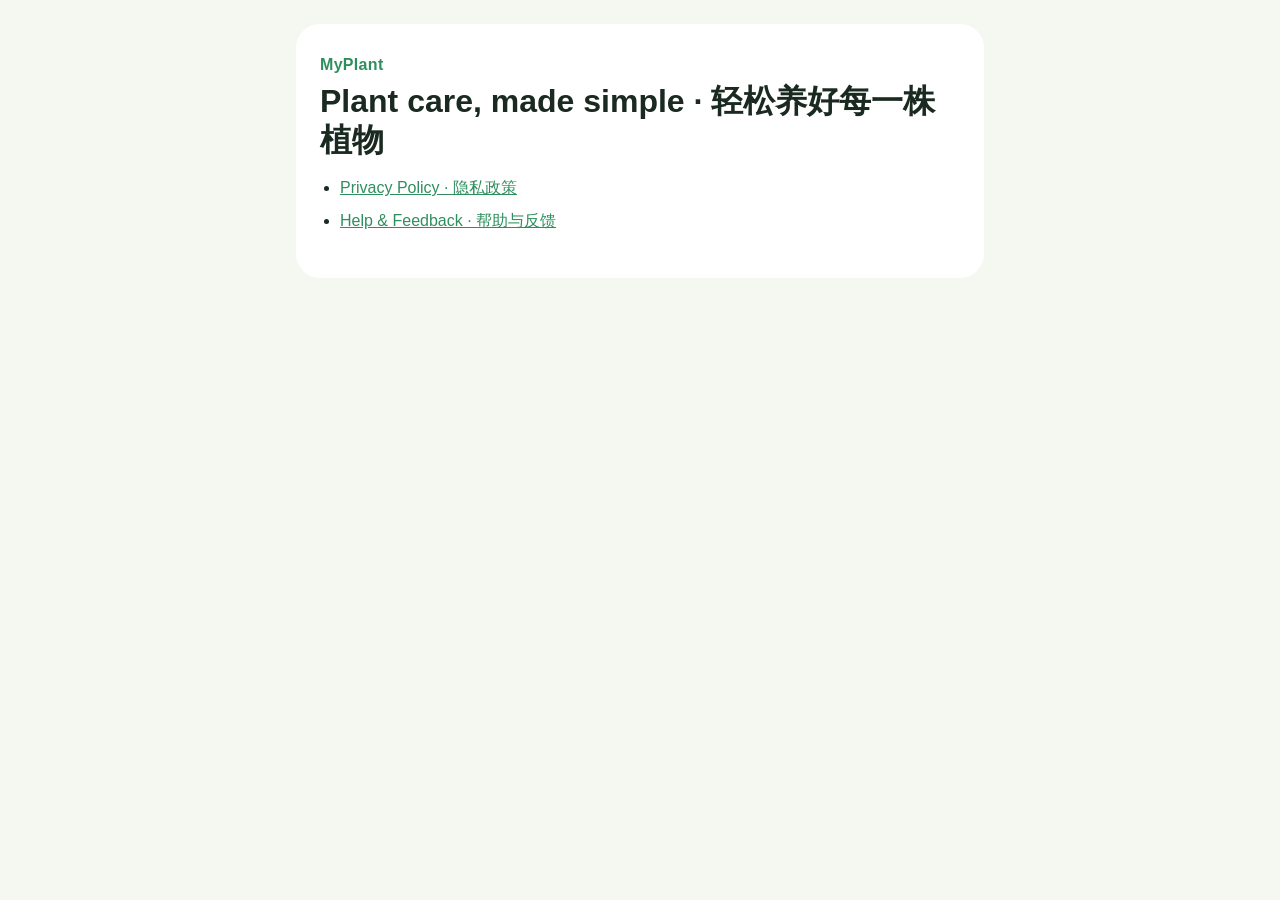
<file: index.html>
<!doctype html>
<html lang="en">
<head>
<meta charset="utf-8">
<meta name="viewport" content="width=device-width, initial-scale=1">
<title>MyPlant</title>
<link rel="stylesheet" href="style.css">
</head>
<body>
<main>
  <article>
    <p class="eyebrow">MyPlant</p>
    <h1>Plant care, made simple · 轻松养好每一株植物</h1>
    <ul>
      <li><a href="privacy.html">Privacy Policy · 隐私政策</a></li>
      <li><a href="support.html">Help &amp; Feedback · 帮助与反馈</a></li>
    </ul>
  </article>
</main>
</body>
</html>
</file>
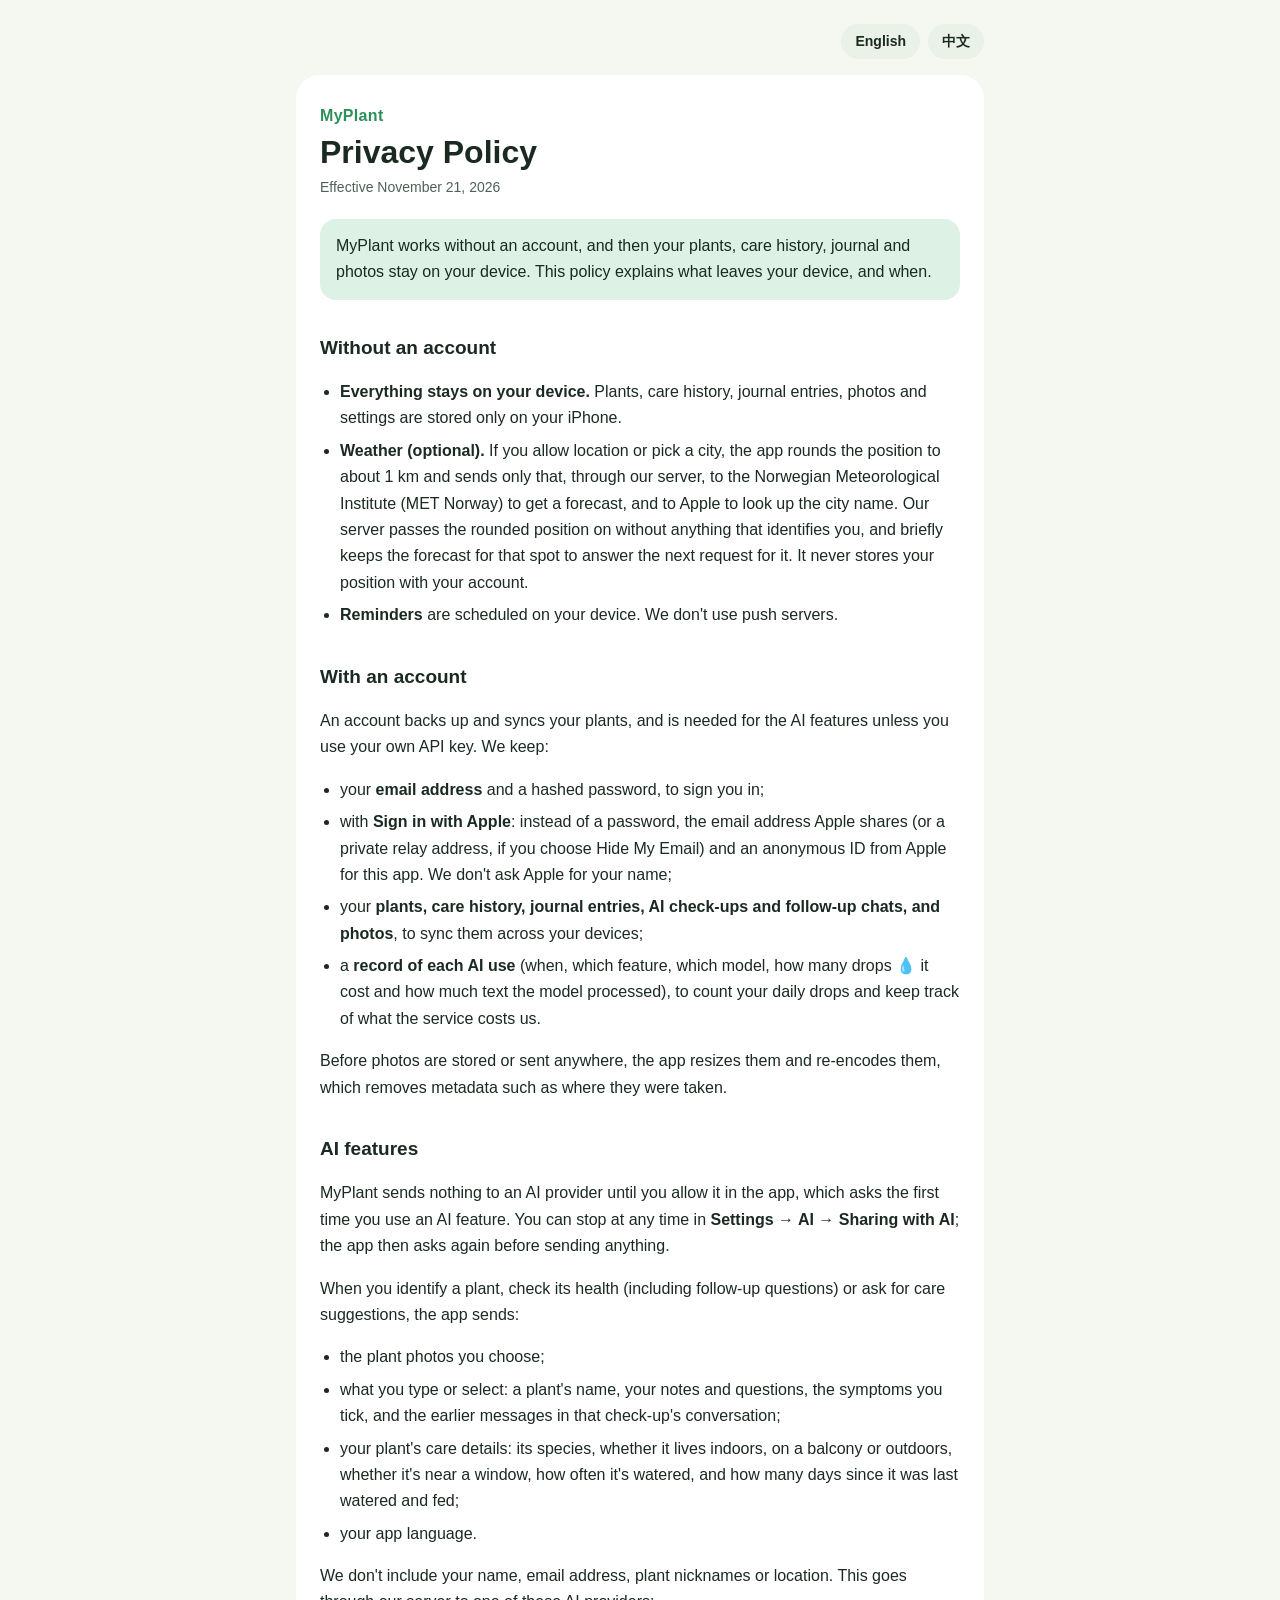
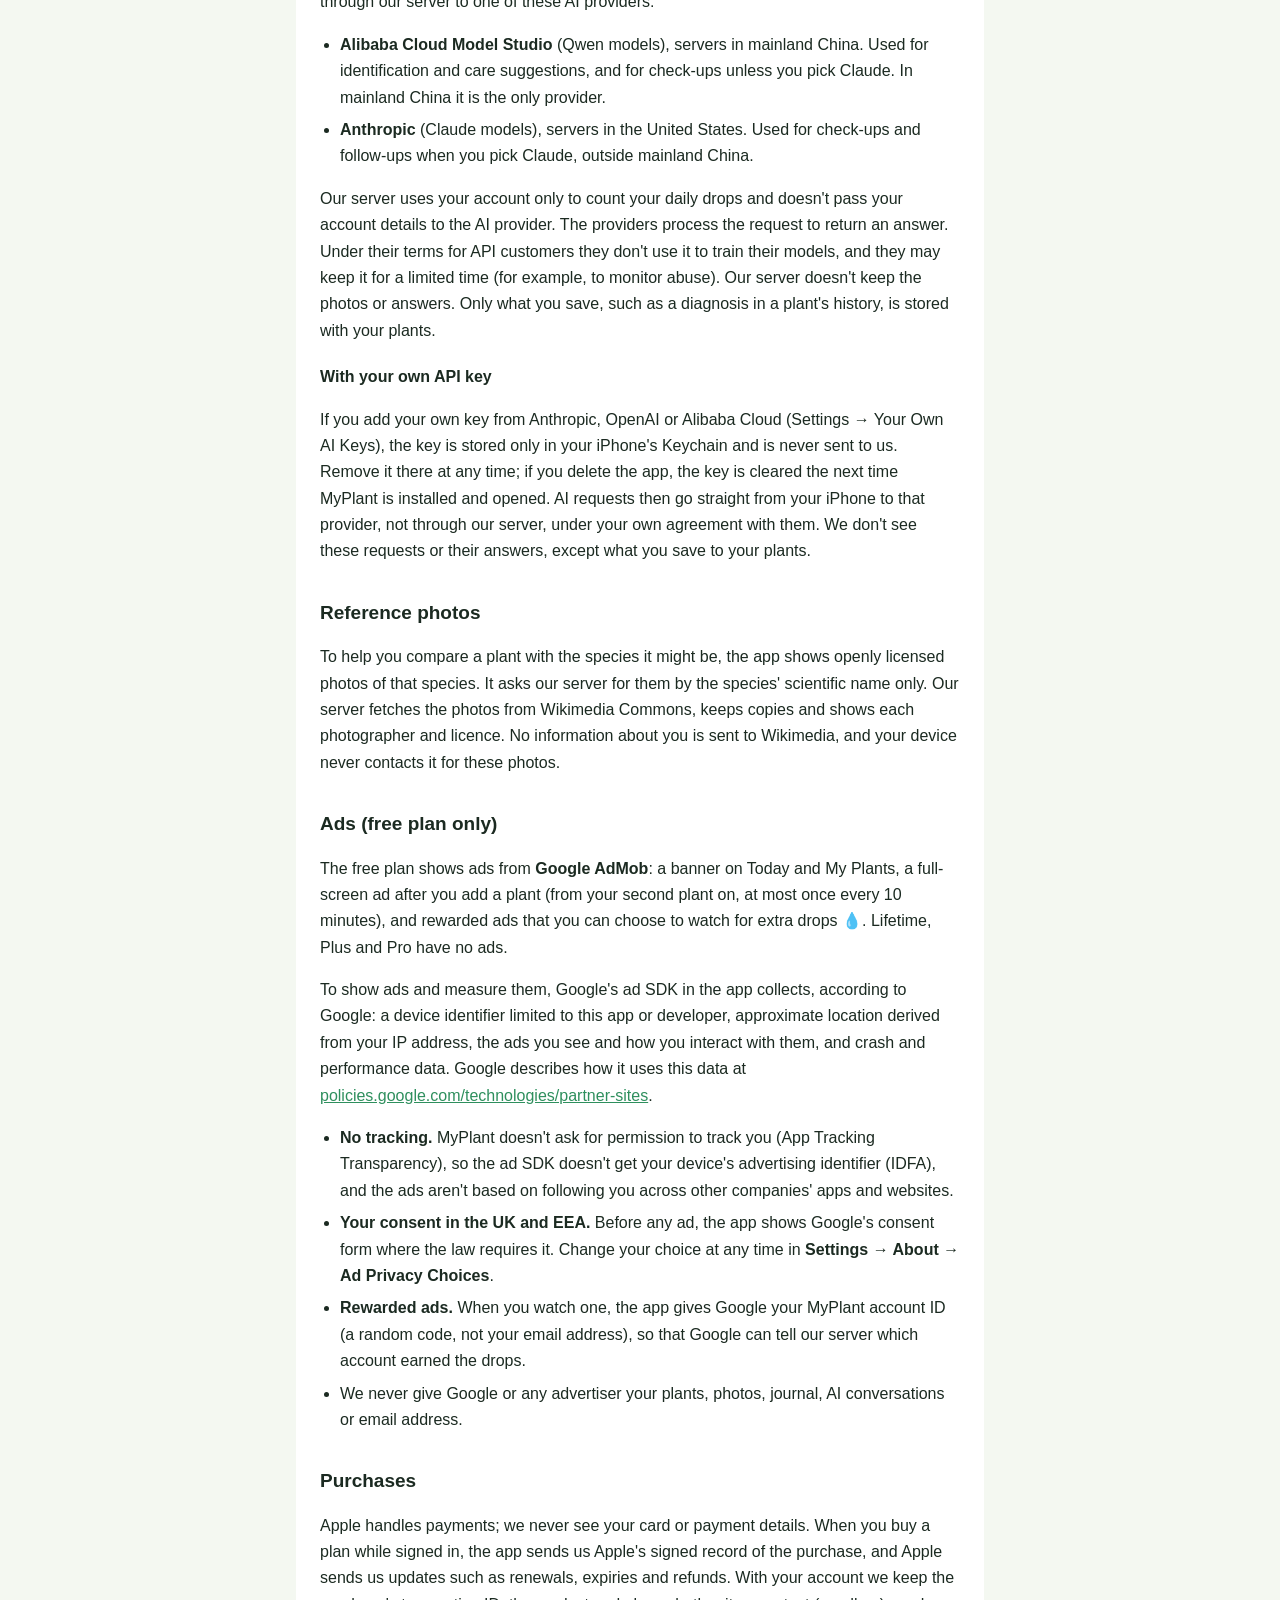
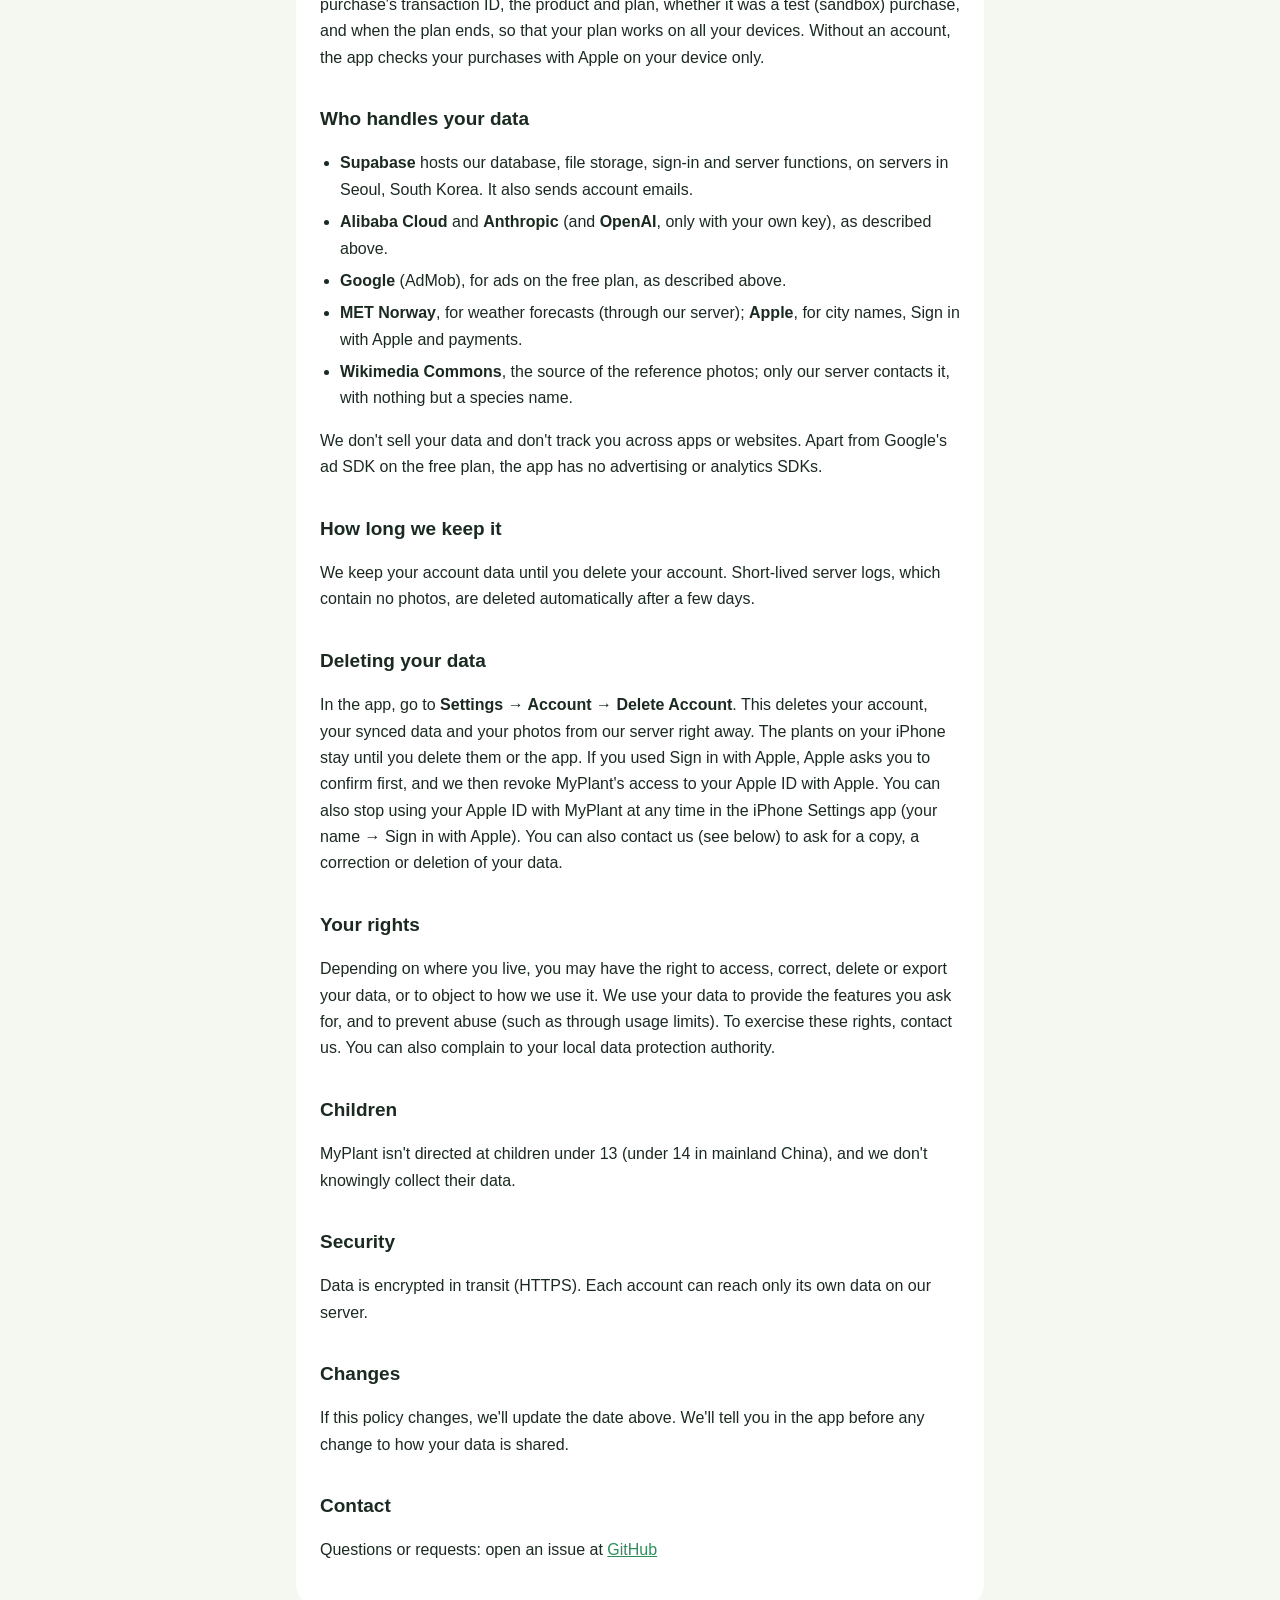
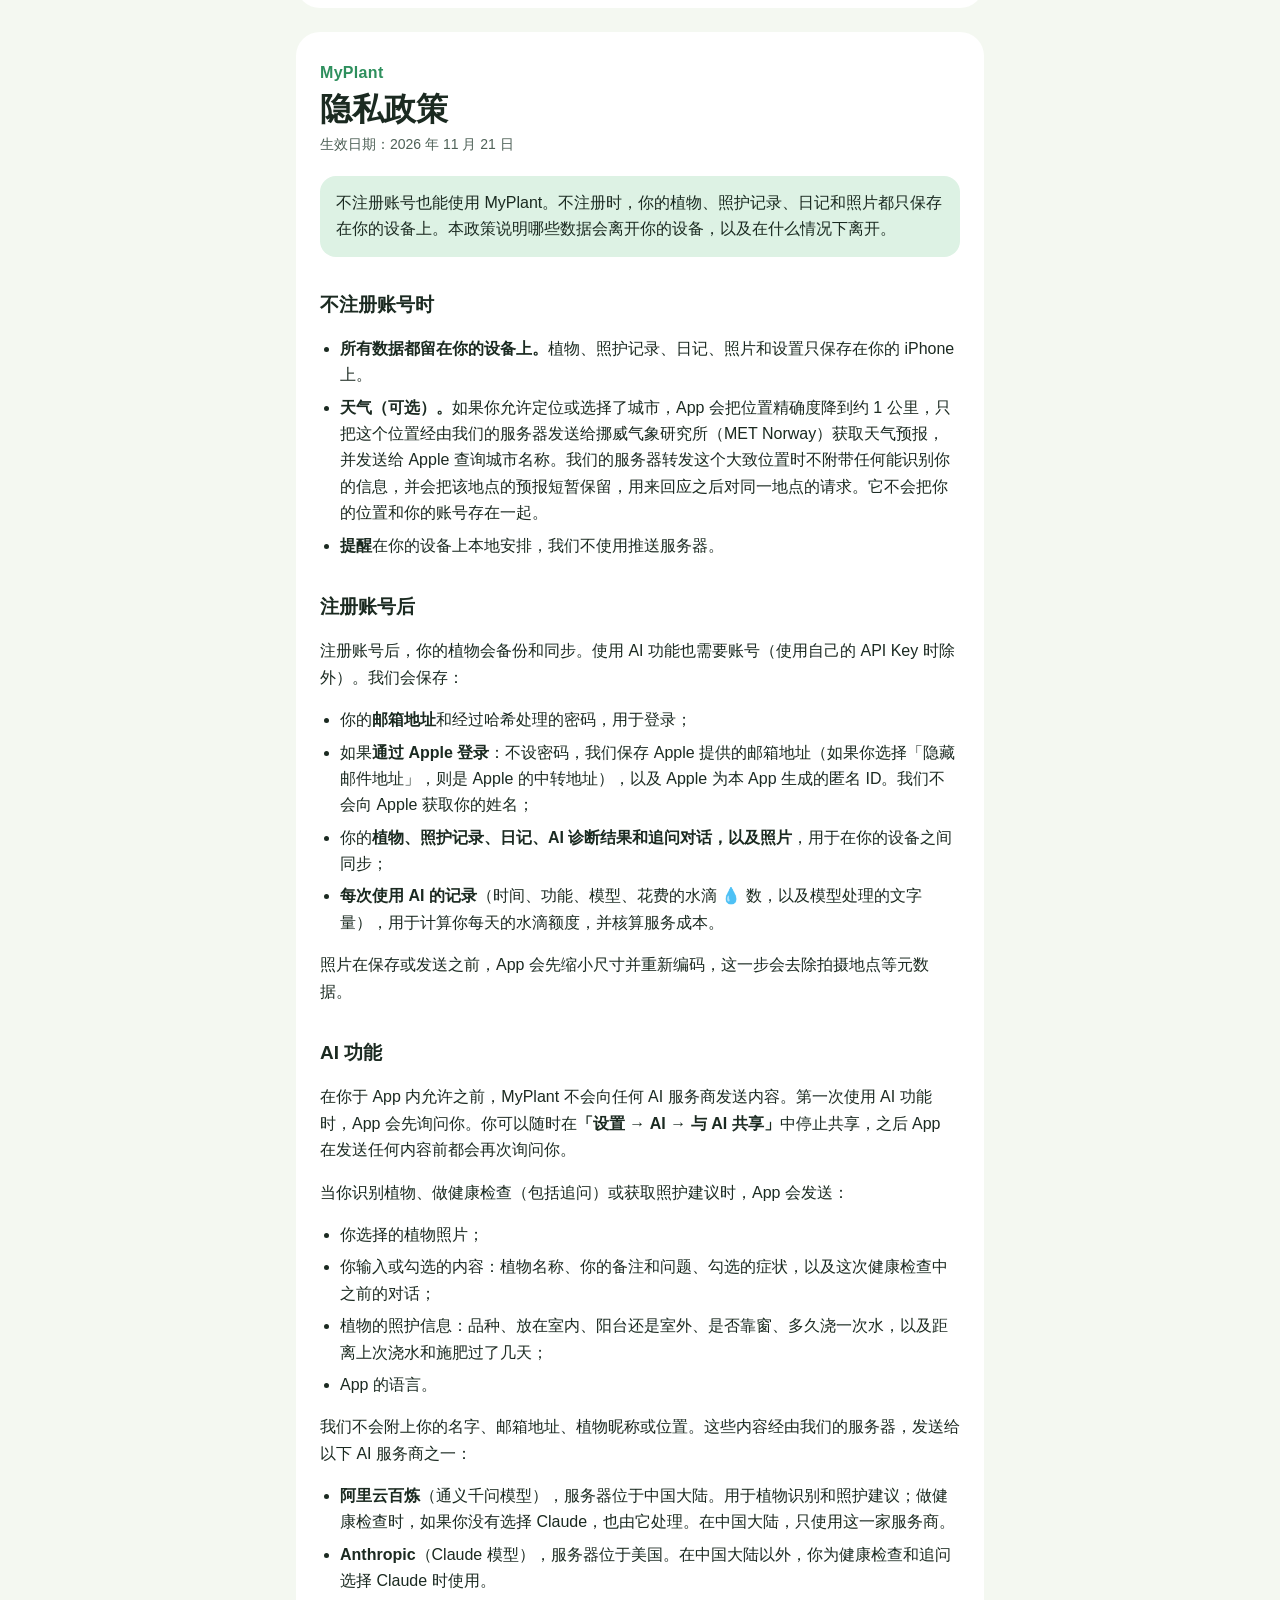
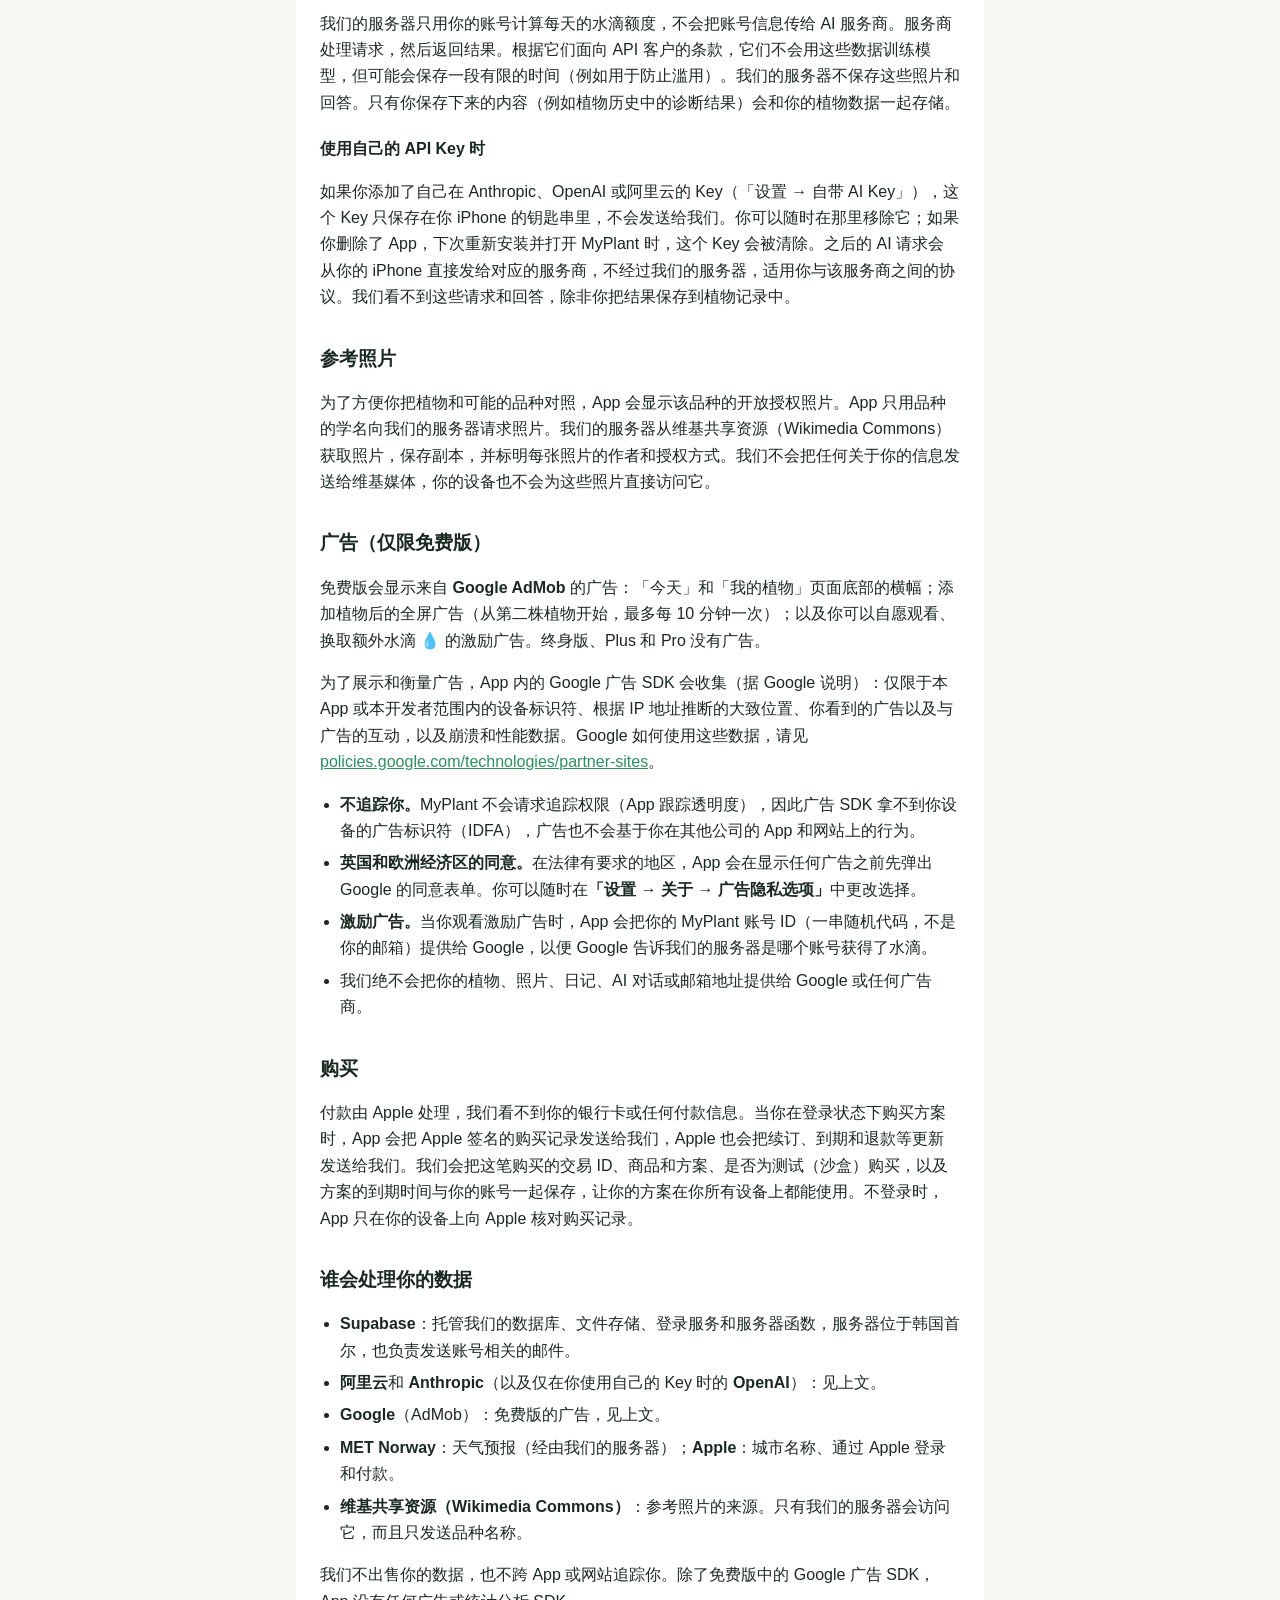
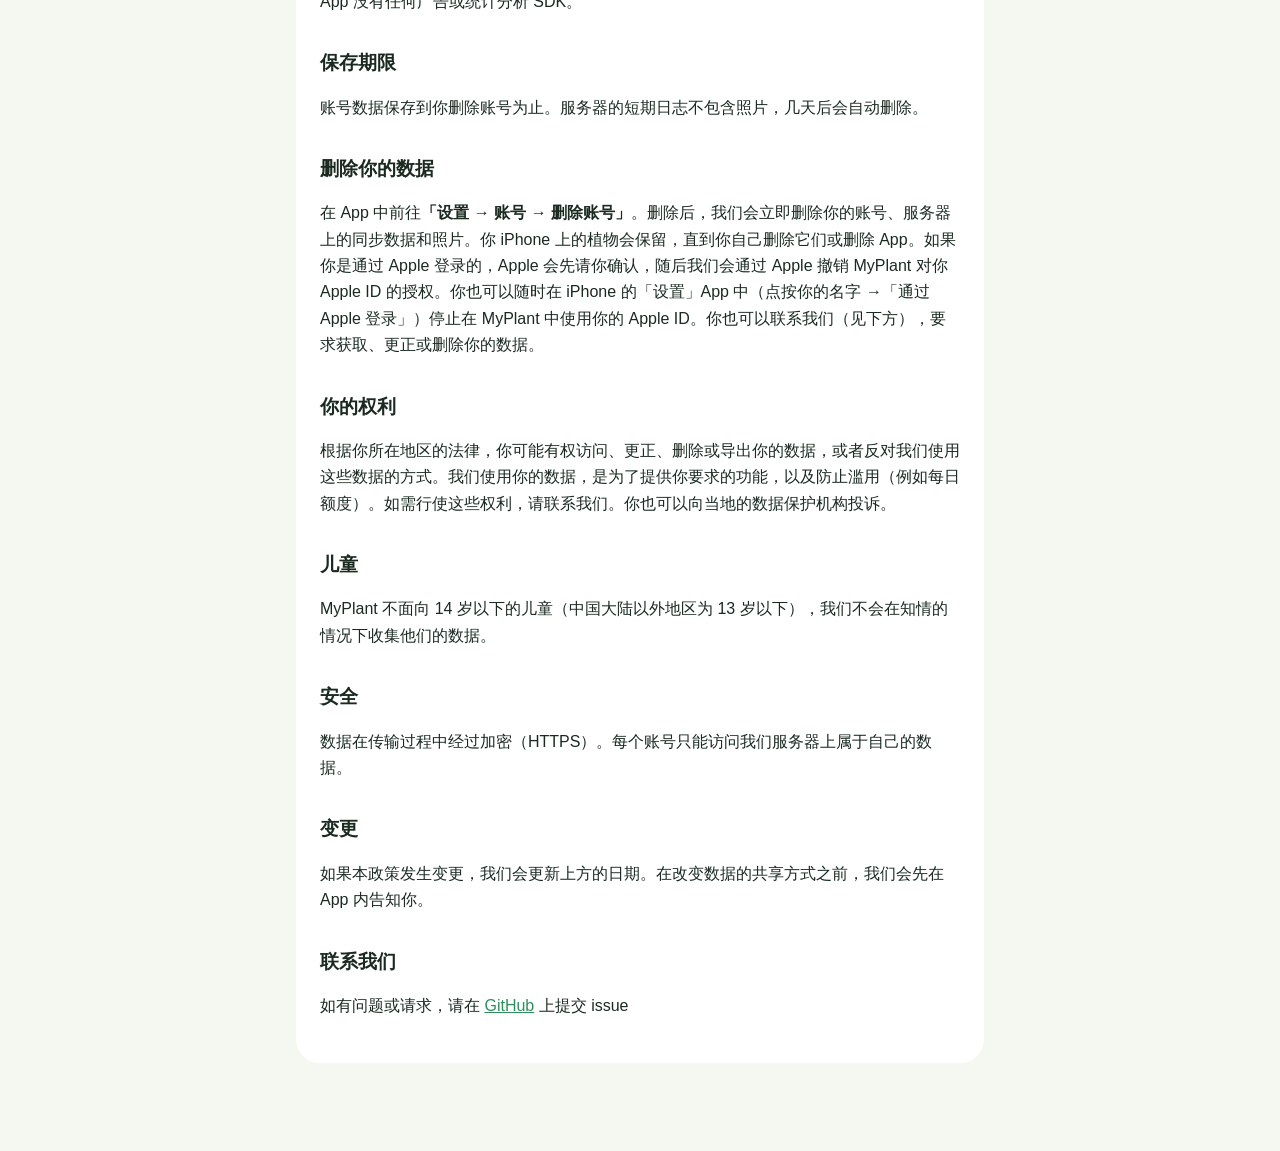
<file: privacy.html>
<!doctype html>
<html lang="en">
<head>
<meta charset="utf-8">
<meta name="viewport" content="width=device-width, initial-scale=1">
<title>MyPlant Privacy Policy</title>
<meta name="description" content="How MyPlant handles your data. MyPlant 如何处理你的数据。">
<link rel="stylesheet" href="style.css">
</head>
<body>
<!-- Keep in step with ios/MyPlant/Resources/PrivacyInfo.xcprivacy and the App Privacy label. -->
<main>
  <nav class="lang"><a href="#en">English</a><a href="#zh">中文</a></nav>

  <article id="en" lang="en">
    <p class="eyebrow">MyPlant</p>
    <h1>Privacy Policy</h1>
    <p class="meta">Effective November 21, 2026</p>

    <p class="lead">MyPlant works without an account, and then your plants, care history, journal and photos stay on your device. This policy explains what leaves your device, and when.</p>

    <h2>Without an account</h2>
    <ul>
      <li><strong>Everything stays on your device.</strong> Plants, care history, journal entries, photos and settings are stored only on your iPhone.</li>
      <li><strong>Weather (optional).</strong> If you allow location or pick a city, the app rounds the position to about 1&nbsp;km and sends only that, through our server, to the Norwegian Meteorological Institute (MET Norway) to get a forecast, and to Apple to look up the city name. Our server passes the rounded position on without anything that identifies you, and briefly keeps the forecast for that spot to answer the next request for it. It never stores your position with your account.</li>
      <li><strong>Reminders</strong> are scheduled on your device. We don't use push servers.</li>
    </ul>

    <h2>With an account</h2>
    <p>An account backs up and syncs your plants, and is needed for the AI features unless you use your own API key. We keep:</p>
    <ul>
      <li>your <strong>email address</strong> and a hashed password, to sign you in;</li>
      <li>with <strong>Sign in with Apple</strong>: instead of a password, the email address Apple shares (or a private relay address, if you choose Hide My Email) and an anonymous ID from Apple for this app. We don't ask Apple for your name;</li>
      <li>your <strong>plants, care history, journal entries, AI check-ups and follow-up chats, and photos</strong>, to sync them across your devices;</li>
      <li>a <strong>record of each AI use</strong> (when, which feature, which model, how many drops 💧 it cost and how much text the model processed), to count your daily drops and keep track of what the service costs us.</li>
    </ul>
    <p>Before photos are stored or sent anywhere, the app resizes them and re-encodes them, which removes metadata such as where they were taken.</p>

    <h2>AI features</h2>
    <p>MyPlant sends nothing to an AI provider until you allow it in the app, which asks the first time you use an AI feature. You can stop at any time in <strong>Settings → AI → Sharing with AI</strong>; the app then asks again before sending anything.</p>
    <p>When you identify a plant, check its health (including follow-up questions) or ask for care suggestions, the app sends:</p>
    <ul>
      <li>the plant photos you choose;</li>
      <li>what you type or select: a plant's name, your notes and questions, the symptoms you tick, and the earlier messages in that check-up's conversation;</li>
      <li>your plant's care details: its species, whether it lives indoors, on a balcony or outdoors, whether it's near a window, how often it's watered, and how many days since it was last watered and fed;</li>
      <li>your app language.</li>
    </ul>
    <p>We don't include your name, email address, plant nicknames or location. This goes through our server to one of these AI providers:</p>
    <ul>
      <li><strong>Alibaba Cloud Model Studio</strong> (Qwen models), servers in mainland China. Used for identification and care suggestions, and for check-ups unless you pick Claude. In mainland China it is the only provider.</li>
      <li><strong>Anthropic</strong> (Claude models), servers in the United States. Used for check-ups and follow-ups when you pick Claude, outside mainland China.</li>
    </ul>
    <p>Our server uses your account only to count your daily drops and doesn't pass your account details to the AI provider. The providers process the request to return an answer. Under their terms for API customers they don't use it to train their models, and they may keep it for a limited time (for example, to monitor abuse). Our server doesn't keep the photos or answers. Only what you save, such as a diagnosis in a plant's history, is stored with your plants.</p>

    <h3>With your own API key</h3>
    <p>If you add your own key from Anthropic, OpenAI or Alibaba Cloud (Settings → Your Own AI Keys), the key is stored only in your iPhone's Keychain and is never sent to us. Remove it there at any time; if you delete the app, the key is cleared the next time MyPlant is installed and opened. AI requests then go straight from your iPhone to that provider, not through our server, under your own agreement with them. We don't see these requests or their answers, except what you save to your plants.</p>

    <h2>Reference photos</h2>
    <p>To help you compare a plant with the species it might be, the app shows openly licensed photos of that species. It asks our server for them by the species' scientific name only. Our server fetches the photos from Wikimedia Commons, keeps copies and shows each photographer and licence. No information about you is sent to Wikimedia, and your device never contacts it for these photos.</p>

    <h2>Ads (free plan only)</h2>
    <p>The free plan shows ads from <strong>Google AdMob</strong>: a banner on Today and My Plants, a full-screen ad after you add a plant (from your second plant on, at most once every 10 minutes), and rewarded ads that you can choose to watch for extra drops 💧. Lifetime, Plus and Pro have no ads.</p>
    <p>To show ads and measure them, Google's ad SDK in the app collects, according to Google: a device identifier limited to this app or developer, approximate location derived from your IP address, the ads you see and how you interact with them, and crash and performance data. Google describes how it uses this data at <a href="https://policies.google.com/technologies/partner-sites">policies.google.com/technologies/partner-sites</a>.</p>
    <ul>
      <li><strong>No tracking.</strong> MyPlant doesn't ask for permission to track you (App Tracking Transparency), so the ad SDK doesn't get your device's advertising identifier (IDFA), and the ads aren't based on following you across other companies' apps and websites.</li>
      <li><strong>Your consent in the UK and EEA.</strong> Before any ad, the app shows Google's consent form where the law requires it. Change your choice at any time in <strong>Settings → About → Ad Privacy Choices</strong>.</li>
      <li><strong>Rewarded ads.</strong> When you watch one, the app gives Google your MyPlant account ID (a random code, not your email address), so that Google can tell our server which account earned the drops.</li>
      <li>We never give Google or any advertiser your plants, photos, journal, AI conversations or email address.</li>
    </ul>

    <h2>Purchases</h2>
    <p>Apple handles payments; we never see your card or payment details. When you buy a plan while signed in, the app sends us Apple's signed record of the purchase, and Apple sends us updates such as renewals, expiries and refunds. With your account we keep the purchase's transaction ID, the product and plan, whether it was a test (sandbox) purchase, and when the plan ends, so that your plan works on all your devices. Without an account, the app checks your purchases with Apple on your device only.</p>

    <h2>Who handles your data</h2>
    <ul>
      <li><strong>Supabase</strong> hosts our database, file storage, sign-in and server functions, on servers in Seoul, South Korea. It also sends account emails.</li>
      <li><strong>Alibaba Cloud</strong> and <strong>Anthropic</strong> (and <strong>OpenAI</strong>, only with your own key), as described above.</li>
      <li><strong>Google</strong> (AdMob), for ads on the free plan, as described above.</li>
      <li><strong>MET Norway</strong>, for weather forecasts (through our server); <strong>Apple</strong>, for city names, Sign in with Apple and payments.</li>
      <li><strong>Wikimedia Commons</strong>, the source of the reference photos; only our server contacts it, with nothing but a species name.</li>
    </ul>
    <p>We don't sell your data and don't track you across apps or websites. Apart from Google's ad SDK on the free plan, the app has no advertising or analytics SDKs.</p>

    <h2>How long we keep it</h2>
    <p>We keep your account data until you delete your account. Short-lived server logs, which contain no photos, are deleted automatically after a few days.</p>

    <h2>Deleting your data</h2>
    <p>In the app, go to <strong>Settings → Account → Delete Account</strong>. This deletes your account, your synced data and your photos from our server right away. The plants on your iPhone stay until you delete them or the app. If you used Sign in with Apple, Apple asks you to confirm first, and we then revoke MyPlant's access to your Apple ID with Apple. You can also stop using your Apple ID with MyPlant at any time in the iPhone Settings app (your name → Sign in with Apple). You can also contact us (see below) to ask for a copy, a correction or deletion of your data.</p>

    <h2>Your rights</h2>
    <p>Depending on where you live, you may have the right to access, correct, delete or export your data, or to object to how we use it. We use your data to provide the features you ask for, and to prevent abuse (such as through usage limits). To exercise these rights, contact us. You can also complain to your local data protection authority.</p>

    <h2>Children</h2>
    <p>MyPlant isn't directed at children under 13 (under 14 in mainland China), and we don't knowingly collect their data.</p>

    <h2>Security</h2>
    <p>Data is encrypted in transit (HTTPS). Each account can reach only its own data on our server.</p>

    <h2>Changes</h2>
    <p>If this policy changes, we'll update the date above. We'll tell you in the app before any change to how your data is shared.</p>

    <h2>Contact</h2>
    <p>Questions or requests: open an issue at <a href="https://github.com/freddiewanah/myplant-site/issues">GitHub</a></p>
  </article>

  <article id="zh" lang="zh-Hans">
    <p class="eyebrow">MyPlant</p>
    <h1>隐私政策</h1>
    <p class="meta">生效日期：2026 年 11 月 21 日</p>

    <p class="lead">不注册账号也能使用 MyPlant。不注册时，你的植物、照护记录、日记和照片都只保存在你的设备上。本政策说明哪些数据会离开你的设备，以及在什么情况下离开。</p>

    <h2>不注册账号时</h2>
    <ul>
      <li><strong>所有数据都留在你的设备上。</strong>植物、照护记录、日记、照片和设置只保存在你的 iPhone 上。</li>
      <li><strong>天气（可选）。</strong>如果你允许定位或选择了城市，App 会把位置精确度降到约 1 公里，只把这个位置经由我们的服务器发送给挪威气象研究所（MET Norway）获取天气预报，并发送给 Apple 查询城市名称。我们的服务器转发这个大致位置时不附带任何能识别你的信息，并会把该地点的预报短暂保留，用来回应之后对同一地点的请求。它不会把你的位置和你的账号存在一起。</li>
      <li><strong>提醒</strong>在你的设备上本地安排，我们不使用推送服务器。</li>
    </ul>

    <h2>注册账号后</h2>
    <p>注册账号后，你的植物会备份和同步。使用 AI 功能也需要账号（使用自己的 API Key 时除外）。我们会保存：</p>
    <ul>
      <li>你的<strong>邮箱地址</strong>和经过哈希处理的密码，用于登录；</li>
      <li>如果<strong>通过 Apple 登录</strong>：不设密码，我们保存 Apple 提供的邮箱地址（如果你选择「隐藏邮件地址」，则是 Apple 的中转地址），以及 Apple 为本 App 生成的匿名 ID。我们不会向 Apple 获取你的姓名；</li>
      <li>你的<strong>植物、照护记录、日记、AI 诊断结果和追问对话，以及照片</strong>，用于在你的设备之间同步；</li>
      <li><strong>每次使用 AI 的记录</strong>（时间、功能、模型、花费的水滴 💧 数，以及模型处理的文字量），用于计算你每天的水滴额度，并核算服务成本。</li>
    </ul>
    <p>照片在保存或发送之前，App 会先缩小尺寸并重新编码，这一步会去除拍摄地点等元数据。</p>

    <h2>AI 功能</h2>
    <p>在你于 App 内允许之前，MyPlant 不会向任何 AI 服务商发送内容。第一次使用 AI 功能时，App 会先询问你。你可以随时在<strong>「设置 → AI → 与 AI 共享」</strong>中停止共享，之后 App 在发送任何内容前都会再次询问你。</p>
    <p>当你识别植物、做健康检查（包括追问）或获取照护建议时，App 会发送：</p>
    <ul>
      <li>你选择的植物照片；</li>
      <li>你输入或勾选的内容：植物名称、你的备注和问题、勾选的症状，以及这次健康检查中之前的对话；</li>
      <li>植物的照护信息：品种、放在室内、阳台还是室外、是否靠窗、多久浇一次水，以及距离上次浇水和施肥过了几天；</li>
      <li>App 的语言。</li>
    </ul>
    <p>我们不会附上你的名字、邮箱地址、植物昵称或位置。这些内容经由我们的服务器，发送给以下 AI 服务商之一：</p>
    <ul>
      <li><strong>阿里云百炼</strong>（通义千问模型），服务器位于中国大陆。用于植物识别和照护建议；做健康检查时，如果你没有选择 Claude，也由它处理。在中国大陆，只使用这一家服务商。</li>
      <li><strong>Anthropic</strong>（Claude 模型），服务器位于美国。在中国大陆以外，你为健康检查和追问选择 Claude 时使用。</li>
    </ul>
    <p>我们的服务器只用你的账号计算每天的水滴额度，不会把账号信息传给 AI 服务商。服务商处理请求，然后返回结果。根据它们面向 API 客户的条款，它们不会用这些数据训练模型，但可能会保存一段有限的时间（例如用于防止滥用）。我们的服务器不保存这些照片和回答。只有你保存下来的内容（例如植物历史中的诊断结果）会和你的植物数据一起存储。</p>

    <h3>使用自己的 API Key 时</h3>
    <p>如果你添加了自己在 Anthropic、OpenAI 或阿里云的 Key（「设置 → 自带 AI Key」），这个 Key 只保存在你 iPhone 的钥匙串里，不会发送给我们。你可以随时在那里移除它；如果你删除了 App，下次重新安装并打开 MyPlant 时，这个 Key 会被清除。之后的 AI 请求会从你的 iPhone 直接发给对应的服务商，不经过我们的服务器，适用你与该服务商之间的协议。我们看不到这些请求和回答，除非你把结果保存到植物记录中。</p>

    <h2>参考照片</h2>
    <p>为了方便你把植物和可能的品种对照，App 会显示该品种的开放授权照片。App 只用品种的学名向我们的服务器请求照片。我们的服务器从维基共享资源（Wikimedia Commons）获取照片，保存副本，并标明每张照片的作者和授权方式。我们不会把任何关于你的信息发送给维基媒体，你的设备也不会为这些照片直接访问它。</p>

    <h2>广告（仅限免费版）</h2>
    <p>免费版会显示来自 <strong>Google AdMob</strong> 的广告：「今天」和「我的植物」页面底部的横幅；添加植物后的全屏广告（从第二株植物开始，最多每 10 分钟一次）；以及你可以自愿观看、换取额外水滴 💧 的激励广告。终身版、Plus 和 Pro 没有广告。</p>
    <p>为了展示和衡量广告，App 内的 Google 广告 SDK 会收集（据 Google 说明）：仅限于本 App 或本开发者范围内的设备标识符、根据 IP 地址推断的大致位置、你看到的广告以及与广告的互动，以及崩溃和性能数据。Google 如何使用这些数据，请见 <a href="https://policies.google.com/technologies/partner-sites">policies.google.com/technologies/partner-sites</a>。</p>
    <ul>
      <li><strong>不追踪你。</strong>MyPlant 不会请求追踪权限（App 跟踪透明度），因此广告 SDK 拿不到你设备的广告标识符（IDFA），广告也不会基于你在其他公司的 App 和网站上的行为。</li>
      <li><strong>英国和欧洲经济区的同意。</strong>在法律有要求的地区，App 会在显示任何广告之前先弹出 Google 的同意表单。你可以随时在<strong>「设置 → 关于 → 广告隐私选项」</strong>中更改选择。</li>
      <li><strong>激励广告。</strong>当你观看激励广告时，App 会把你的 MyPlant 账号 ID（一串随机代码，不是你的邮箱）提供给 Google，以便 Google 告诉我们的服务器是哪个账号获得了水滴。</li>
      <li>我们绝不会把你的植物、照片、日记、AI 对话或邮箱地址提供给 Google 或任何广告商。</li>
    </ul>

    <h2>购买</h2>
    <p>付款由 Apple 处理，我们看不到你的银行卡或任何付款信息。当你在登录状态下购买方案时，App 会把 Apple 签名的购买记录发送给我们，Apple 也会把续订、到期和退款等更新发送给我们。我们会把这笔购买的交易 ID、商品和方案、是否为测试（沙盒）购买，以及方案的到期时间与你的账号一起保存，让你的方案在你所有设备上都能使用。不登录时，App 只在你的设备上向 Apple 核对购买记录。</p>

    <h2>谁会处理你的数据</h2>
    <ul>
      <li><strong>Supabase</strong>：托管我们的数据库、文件存储、登录服务和服务器函数，服务器位于韩国首尔，也负责发送账号相关的邮件。</li>
      <li><strong>阿里云</strong>和 <strong>Anthropic</strong>（以及仅在你使用自己的 Key 时的 <strong>OpenAI</strong>）：见上文。</li>
      <li><strong>Google</strong>（AdMob）：免费版的广告，见上文。</li>
      <li><strong>MET Norway</strong>：天气预报（经由我们的服务器）；<strong>Apple</strong>：城市名称、通过 Apple 登录和付款。</li>
      <li><strong>维基共享资源（Wikimedia Commons）</strong>：参考照片的来源。只有我们的服务器会访问它，而且只发送品种名称。</li>
    </ul>
    <p>我们不出售你的数据，也不跨 App 或网站追踪你。除了免费版中的 Google 广告 SDK，App 没有任何广告或统计分析 SDK。</p>

    <h2>保存期限</h2>
    <p>账号数据保存到你删除账号为止。服务器的短期日志不包含照片，几天后会自动删除。</p>

    <h2>删除你的数据</h2>
    <p>在 App 中前往<strong>「设置 → 账号 → 删除账号」</strong>。删除后，我们会立即删除你的账号、服务器上的同步数据和照片。你 iPhone 上的植物会保留，直到你自己删除它们或删除 App。如果你是通过 Apple 登录的，Apple 会先请你确认，随后我们会通过 Apple 撤销 MyPlant 对你 Apple ID 的授权。你也可以随时在 iPhone 的「设置」App 中（点按你的名字 →「通过 Apple 登录」）停止在 MyPlant 中使用你的 Apple ID。你也可以联系我们（见下方），要求获取、更正或删除你的数据。</p>

    <h2>你的权利</h2>
    <p>根据你所在地区的法律，你可能有权访问、更正、删除或导出你的数据，或者反对我们使用这些数据的方式。我们使用你的数据，是为了提供你要求的功能，以及防止滥用（例如每日额度）。如需行使这些权利，请联系我们。你也可以向当地的数据保护机构投诉。</p>

    <h2>儿童</h2>
    <p>MyPlant 不面向 14 岁以下的儿童（中国大陆以外地区为 13 岁以下），我们不会在知情的情况下收集他们的数据。</p>

    <h2>安全</h2>
    <p>数据在传输过程中经过加密（HTTPS）。每个账号只能访问我们服务器上属于自己的数据。</p>

    <h2>变更</h2>
    <p>如果本政策发生变更，我们会更新上方的日期。在改变数据的共享方式之前，我们会先在 App 内告知你。</p>

    <h2>联系我们</h2>
    <p>如有问题或请求，请在 <a href="https://github.com/freddiewanah/myplant-site/issues">GitHub</a> 上提交 issue</p>
  </article>
</main>
</body>
</html>
</file>
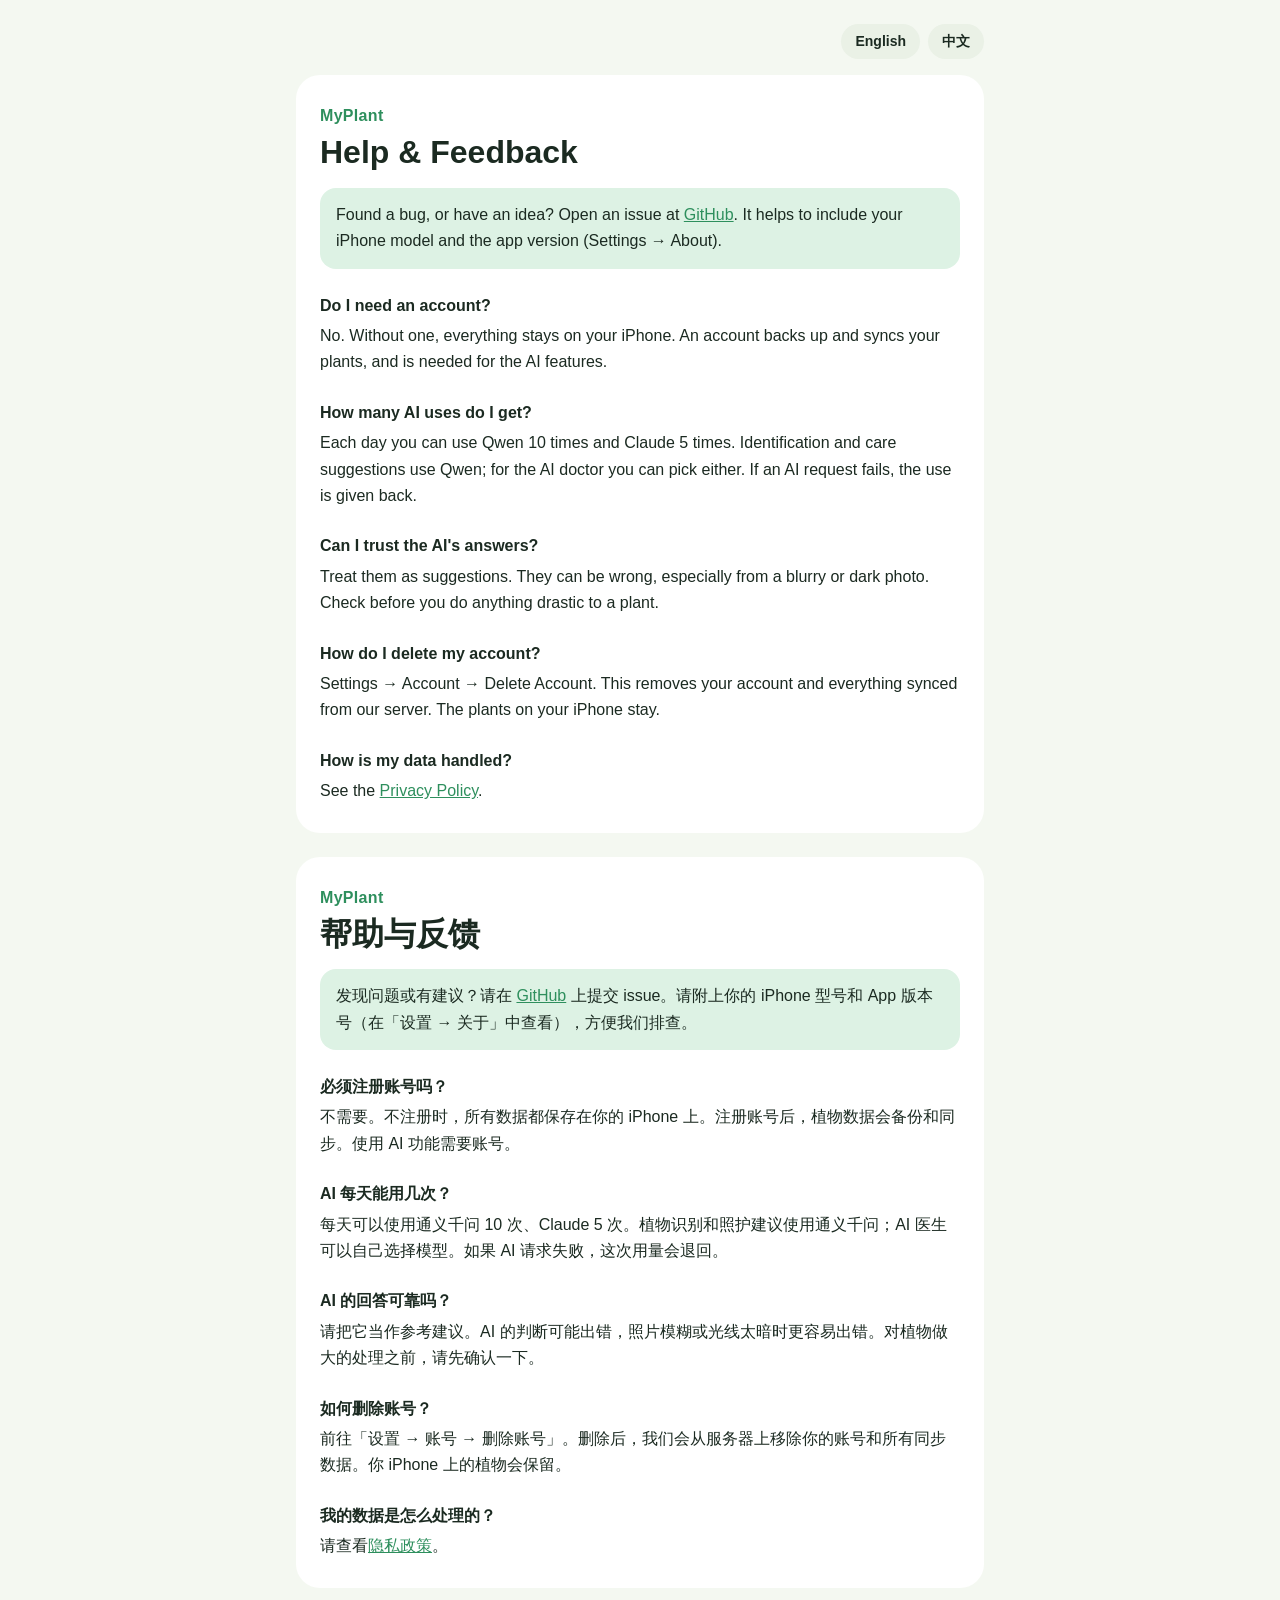
<file: support.html>
<!doctype html>
<html lang="en">
<head>
<meta charset="utf-8">
<meta name="viewport" content="width=device-width, initial-scale=1">
<title>MyPlant Support</title>
<meta name="description" content="Help and contact for MyPlant. MyPlant 帮助与反馈。">
<link rel="stylesheet" href="style.css">
</head>
<body>
<main>
  <nav class="lang"><a href="#en">English</a><a href="#zh">中文</a></nav>

  <article id="en" lang="en">
    <p class="eyebrow">MyPlant</p>
    <h1>Help &amp; Feedback</h1>
    <p class="lead">Found a bug, or have an idea? Open an issue at <a href="https://github.com/freddiewanah/myplant-site/issues">GitHub</a>. It helps to include your iPhone model and the app version (Settings → About).</p>

    <div class="faq">
      <h3>Do I need an account?</h3>
      <p>No. Without one, everything stays on your iPhone. An account backs up and syncs your plants, and is needed for the AI features.</p>

      <h3>How many AI uses do I get?</h3>
      <p>Each day you can use Qwen 10 times and Claude 5 times. Identification and care suggestions use Qwen; for the AI doctor you can pick either. If an AI request fails, the use is given back.</p>

      <h3>Can I trust the AI's answers?</h3>
      <p>Treat them as suggestions. They can be wrong, especially from a blurry or dark photo. Check before you do anything drastic to a plant.</p>

      <h3>How do I delete my account?</h3>
      <p>Settings → Account → Delete Account. This removes your account and everything synced from our server. The plants on your iPhone stay.</p>

      <h3>How is my data handled?</h3>
      <p>See the <a href="privacy.html#en">Privacy Policy</a>.</p>
    </div>
  </article>

  <article id="zh" lang="zh-Hans">
    <p class="eyebrow">MyPlant</p>
    <h1>帮助与反馈</h1>
    <p class="lead">发现问题或有建议？请在 <a href="https://github.com/freddiewanah/myplant-site/issues">GitHub</a> 上提交 issue。请附上你的 iPhone 型号和 App 版本号（在「设置 → 关于」中查看），方便我们排查。</p>

    <div class="faq">
      <h3>必须注册账号吗？</h3>
      <p>不需要。不注册时，所有数据都保存在你的 iPhone 上。注册账号后，植物数据会备份和同步。使用 AI 功能需要账号。</p>

      <h3>AI 每天能用几次？</h3>
      <p>每天可以使用通义千问 10 次、Claude 5 次。植物识别和照护建议使用通义千问；AI 医生可以自己选择模型。如果 AI 请求失败，这次用量会退回。</p>

      <h3>AI 的回答可靠吗？</h3>
      <p>请把它当作参考建议。AI 的判断可能出错，照片模糊或光线太暗时更容易出错。对植物做大的处理之前，请先确认一下。</p>

      <h3>如何删除账号？</h3>
      <p>前往「设置 → 账号 → 删除账号」。删除后，我们会从服务器上移除你的账号和所有同步数据。你 iPhone 上的植物会保留。</p>

      <h3>我的数据是怎么处理的？</h3>
      <p>请查看<a href="privacy.html#zh">隐私政策</a>。</p>
    </div>
  </article>
</main>
</body>
</html>
</file>
<file: style.css>
/* Shared by the MyPlant web pages; colors match the app's Theme.Palette. */
:root {
  --background: #F4F8F1;
  --surface: #FFFFFF;
  --surface-muted: #EAF1E6;
  --ink: #1B2A21;
  --ink-secondary: #4E6157;
  --leaf: #2E8F5D;
  --leaf-soft: #DDF2E4;
  color-scheme: light dark;
}
@media (prefers-color-scheme: dark) {
  :root:not([data-theme="light"]) {
    --background: #0E1310;
    --surface: #18201B;
    --surface-muted: #222C25;
    --ink: #EAF2EC;
    --ink-secondary: #A7B8AD;
    --leaf: #5CC98C;
    --leaf-soft: #1E3828;
  }
}
:root[data-theme="dark"] {
  --background: #0E1310;
  --surface: #18201B;
  --surface-muted: #222C25;
  --ink: #EAF2EC;
  --ink-secondary: #A7B8AD;
  --leaf: #5CC98C;
  --leaf-soft: #1E3828;
}
* { box-sizing: border-box; }
body {
  margin: 0;
  background: var(--background);
  color: var(--ink);
  font: 16px/1.65 -apple-system, BlinkMacSystemFont, "SF Pro Text", "PingFang SC", "Helvetica Neue", sans-serif;
  -webkit-text-size-adjust: 100%;
}
main { max-width: 720px; margin: 0 auto; padding: 24px 16px 64px; }
article {
  background: var(--surface);
  border-radius: 24px;
  padding: 28px 24px;
  margin-bottom: 24px;
}
.lang { display: flex; gap: 8px; justify-content: flex-end; margin-bottom: 16px; }
.lang a {
  padding: 6px 14px;
  border-radius: 999px;
  background: var(--surface-muted);
  color: var(--ink);
  text-decoration: none;
  font-size: 14px;
  font-weight: 600;
}
.eyebrow { margin: 0; color: var(--leaf); font-weight: 700; letter-spacing: .02em; }
h1 { margin: 4px 0 4px; font-size: 32px; line-height: 1.2; }
h2 { margin: 32px 0 8px; font-size: 19px; }
article > h3 { margin: 20px 0 6px; font-size: 16px; }
.meta { margin: 0 0 20px; color: var(--ink-secondary); font-size: 14px; }
.lead {
  background: var(--leaf-soft);
  border-radius: 16px;
  padding: 14px 16px;
}
ul { padding-left: 20px; }
li { margin: 6px 0; }
a { color: var(--leaf); overflow-wrap: anywhere; }
.faq h3 { margin: 24px 0 4px; font-size: 16px; }
.faq p { margin: 0; }
@media (max-width: 480px) {
  article { padding: 22px 18px; border-radius: 20px; }
  h1 { font-size: 27px; }
}
</file>
